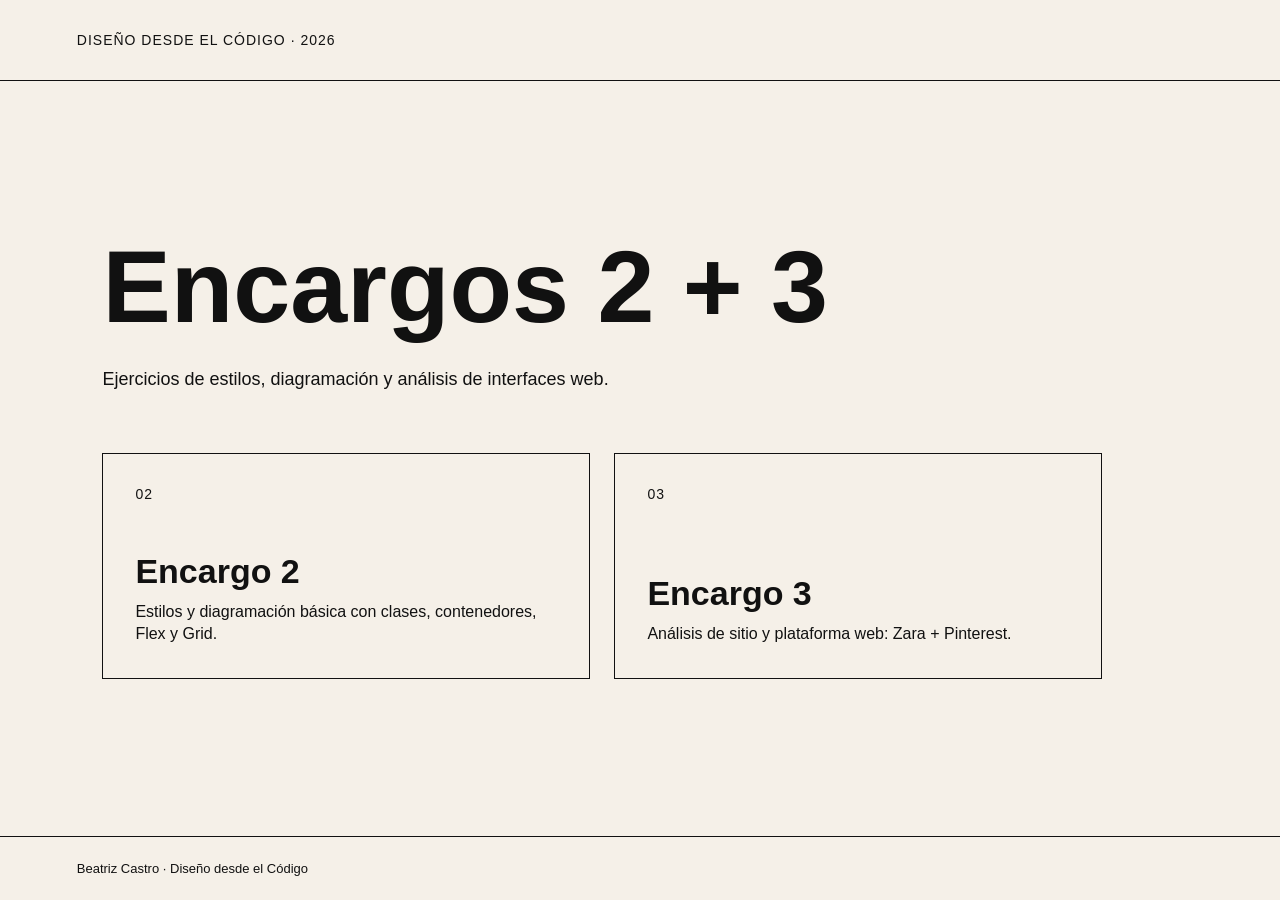
<file: index.html>
<!DOCTYPE html>
<html lang="es">
<head>
  <meta charset="UTF-8">
  <meta name="viewport" content="width=device-width, initial-scale=1.0">
  <title>Diseño desde el Código</title>

  <style>
    * {
      box-sizing: border-box;
      margin: 0;
      padding: 0;
    }

    body {
      font-family: Arial, Helvetica, sans-serif;
      background: #f5f0e8;
      color: #111;
      min-height: 100vh;
      display: flex;
      flex-direction: column;
    }

    header {
      padding: 32px 6%;
      border-bottom: 1px solid #111;
    }

    header p {
      font-size: 14px;
      text-transform: uppercase;
      letter-spacing: 1px;
    }

    main {
      flex: 1;
      display: flex;
      flex-direction: column;
      justify-content: center;
      padding: 8%;
    }

    h1 {
      font-size: clamp(48px, 8vw, 105px);
      line-height: 0.95;
      margin-bottom: 30px;
    }

    .bajada {
      max-width: 650px;
      font-size: 18px;
      line-height: 1.5;
      margin-bottom: 60px;
    }

    .encargos {
      display: grid;
      grid-template-columns: repeat(2, 1fr);
      gap: 24px;
      max-width: 1000px;
    }

    .encargo {
      border: 1px solid #111;
      padding: 32px;
      text-decoration: none;
      color: #111;
      min-height: 220px;
      display: flex;
      flex-direction: column;
      justify-content: space-between;
      transition: 0.2s ease;
    }

    .encargo:hover {
      background: #111;
      color: #f5f0e8;
    }

    .numero {
      font-size: 14px;
      text-transform: uppercase;
      letter-spacing: 1px;
    }

    .encargo h2 {
      font-size: 34px;
      margin-top: 50px;
    }

    .encargo p {
      margin-top: 10px;
      line-height: 1.4;
    }

    footer {
      padding: 24px 6%;
      font-size: 13px;
      border-top: 1px solid #111;
    }

    @media (max-width: 700px) {
      .encargos {
        grid-template-columns: 1fr;
      }

      main {
        padding: 60px 6%;
      }
    }
  </style>
</head>

<body>

  <header>
    <p>Diseño desde el Código · 2026</p>
  </header>

  <main>

    <h1>Encargos 2 + 3</h1>

    <p class="bajada">
      Ejercicios de estilos, diagramación y análisis de interfaces web.
    </p>

    <section class="encargos">

      <a href="encargo-2/" class="encargo">
        <span class="numero">02</span>

        <div>
          <h2>Encargo 2</h2>
          <p>Estilos y diagramación básica con clases, contenedores, Flex y Grid.</p>
        </div>
      </a>

      <a href="encargo-3/" class="encargo">
        <span class="numero">03</span>

        <div>
          <h2>Encargo 3</h2>
          <p>Análisis de sitio y plataforma web: Zara + Pinterest.</p>
        </div>
      </a>

    </section>

  </main>

  <footer>
    Beatriz Castro · Diseño desde el Código
  </footer>

</body>
</html>
</file>
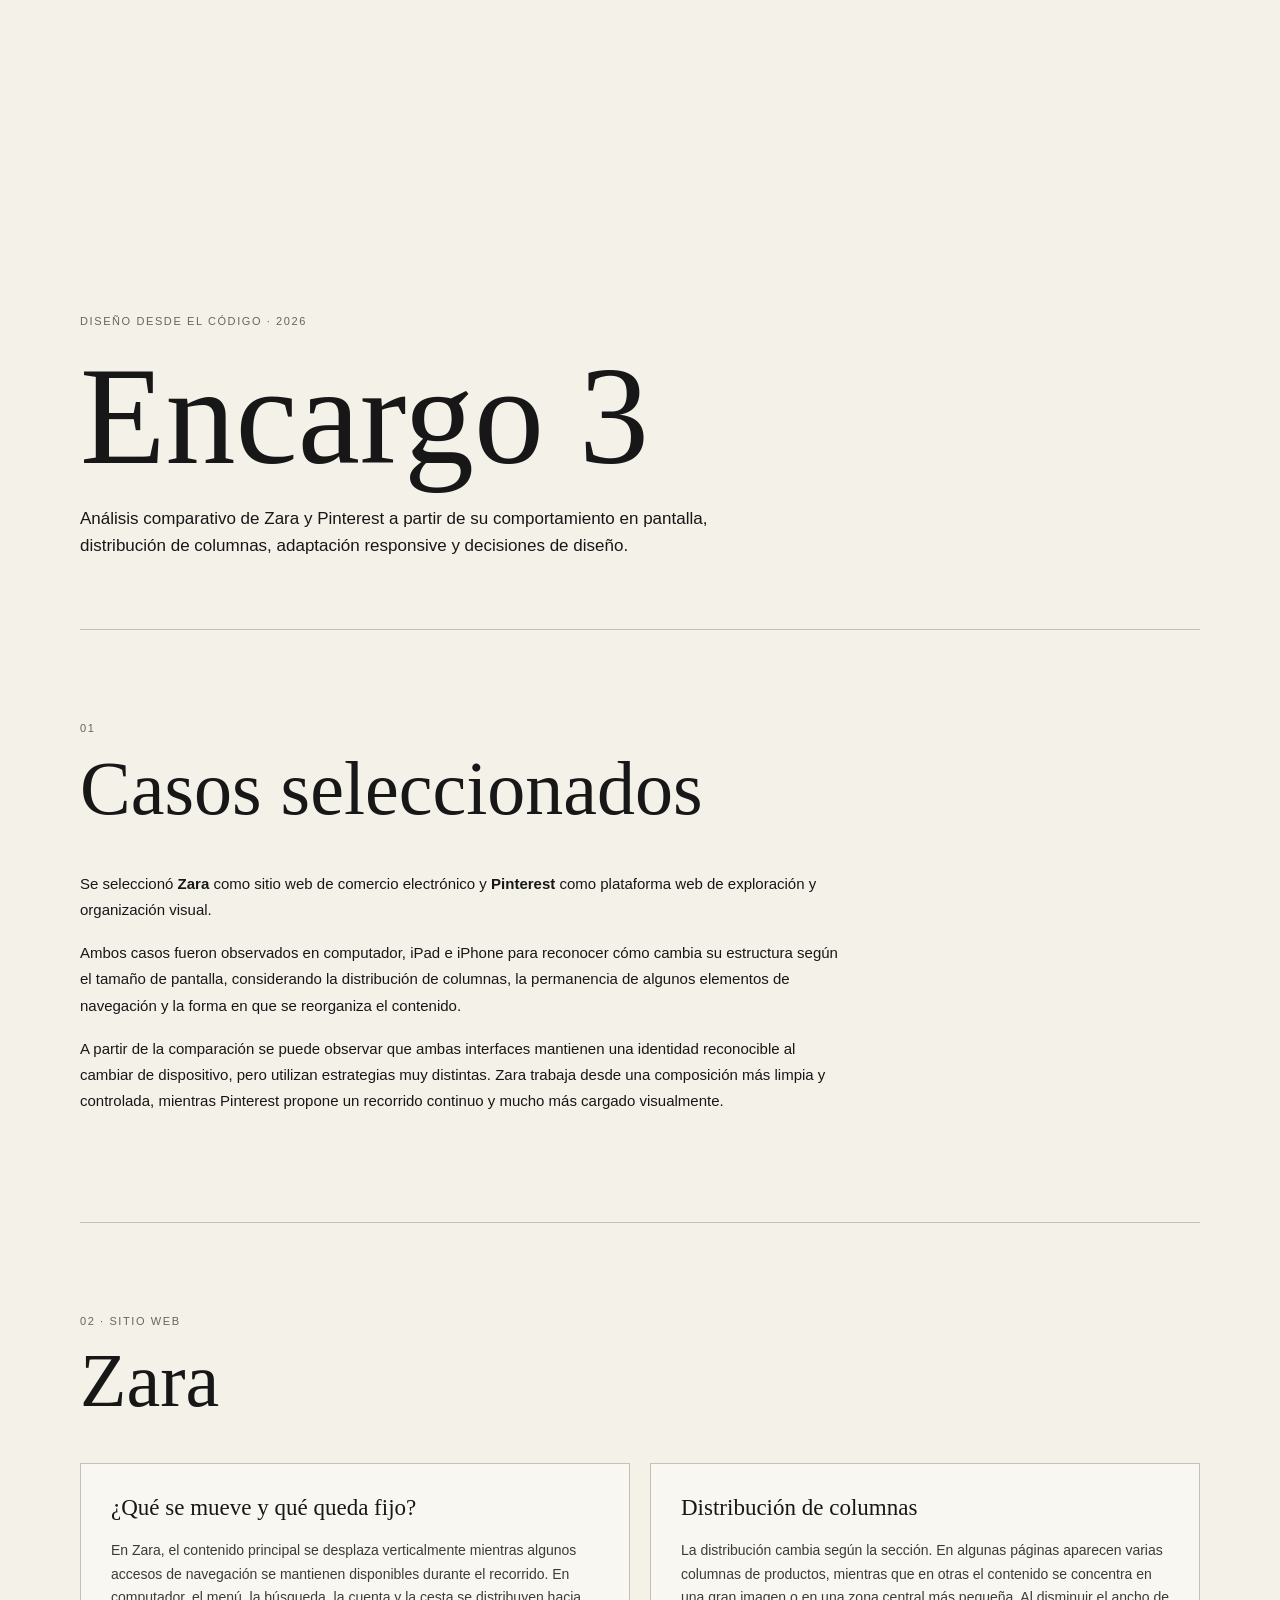
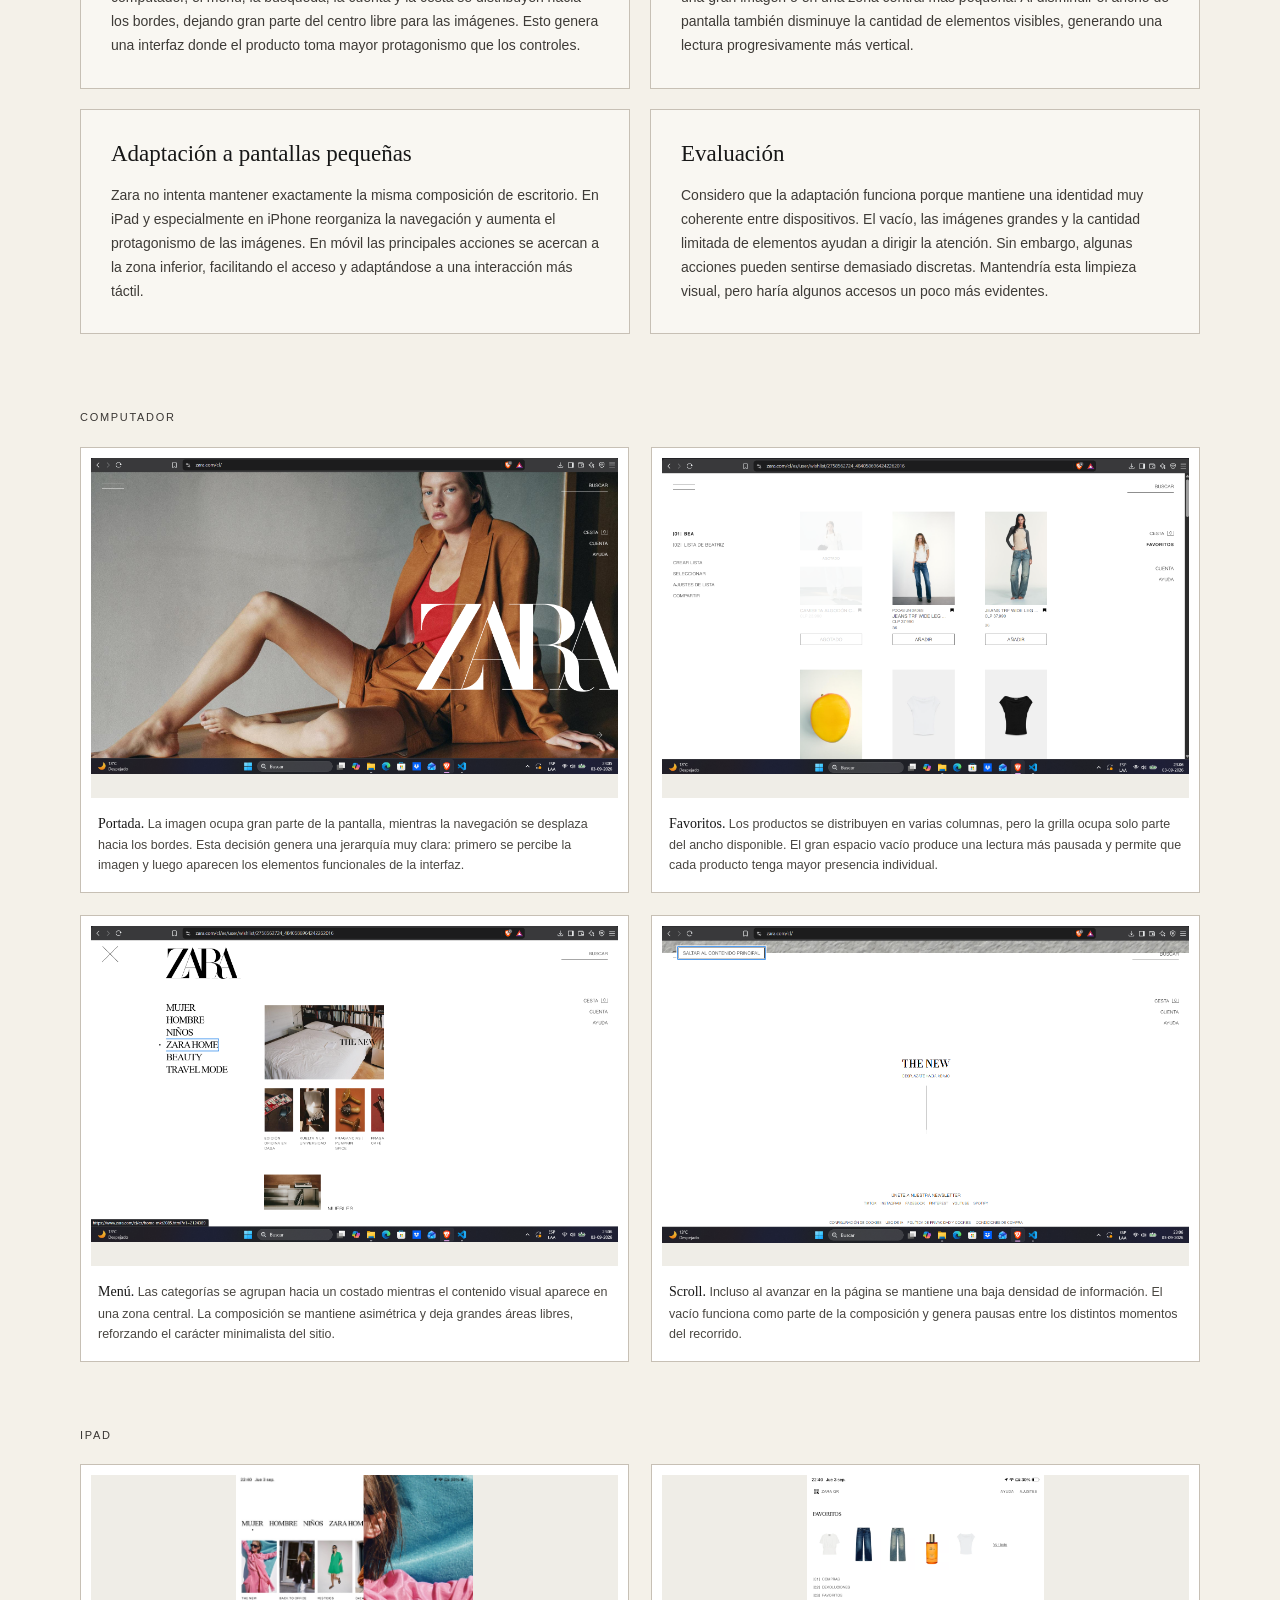
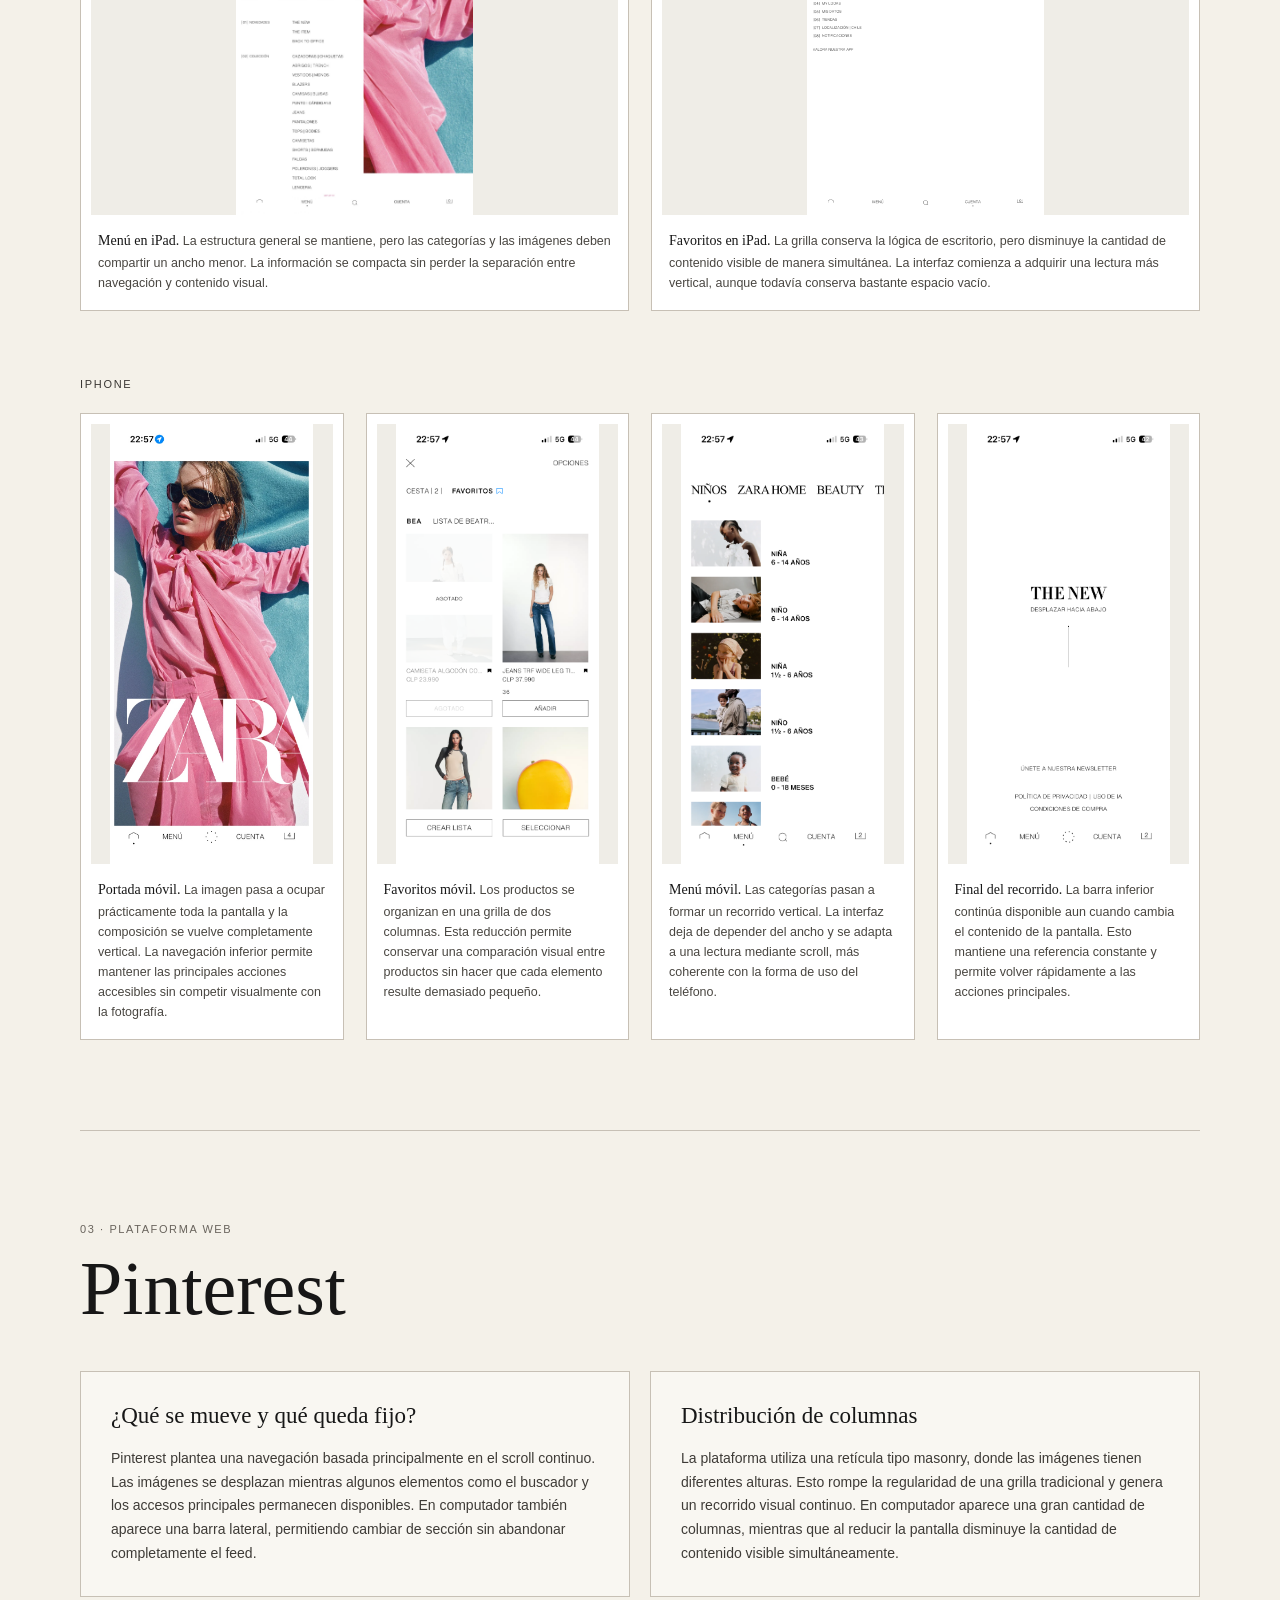
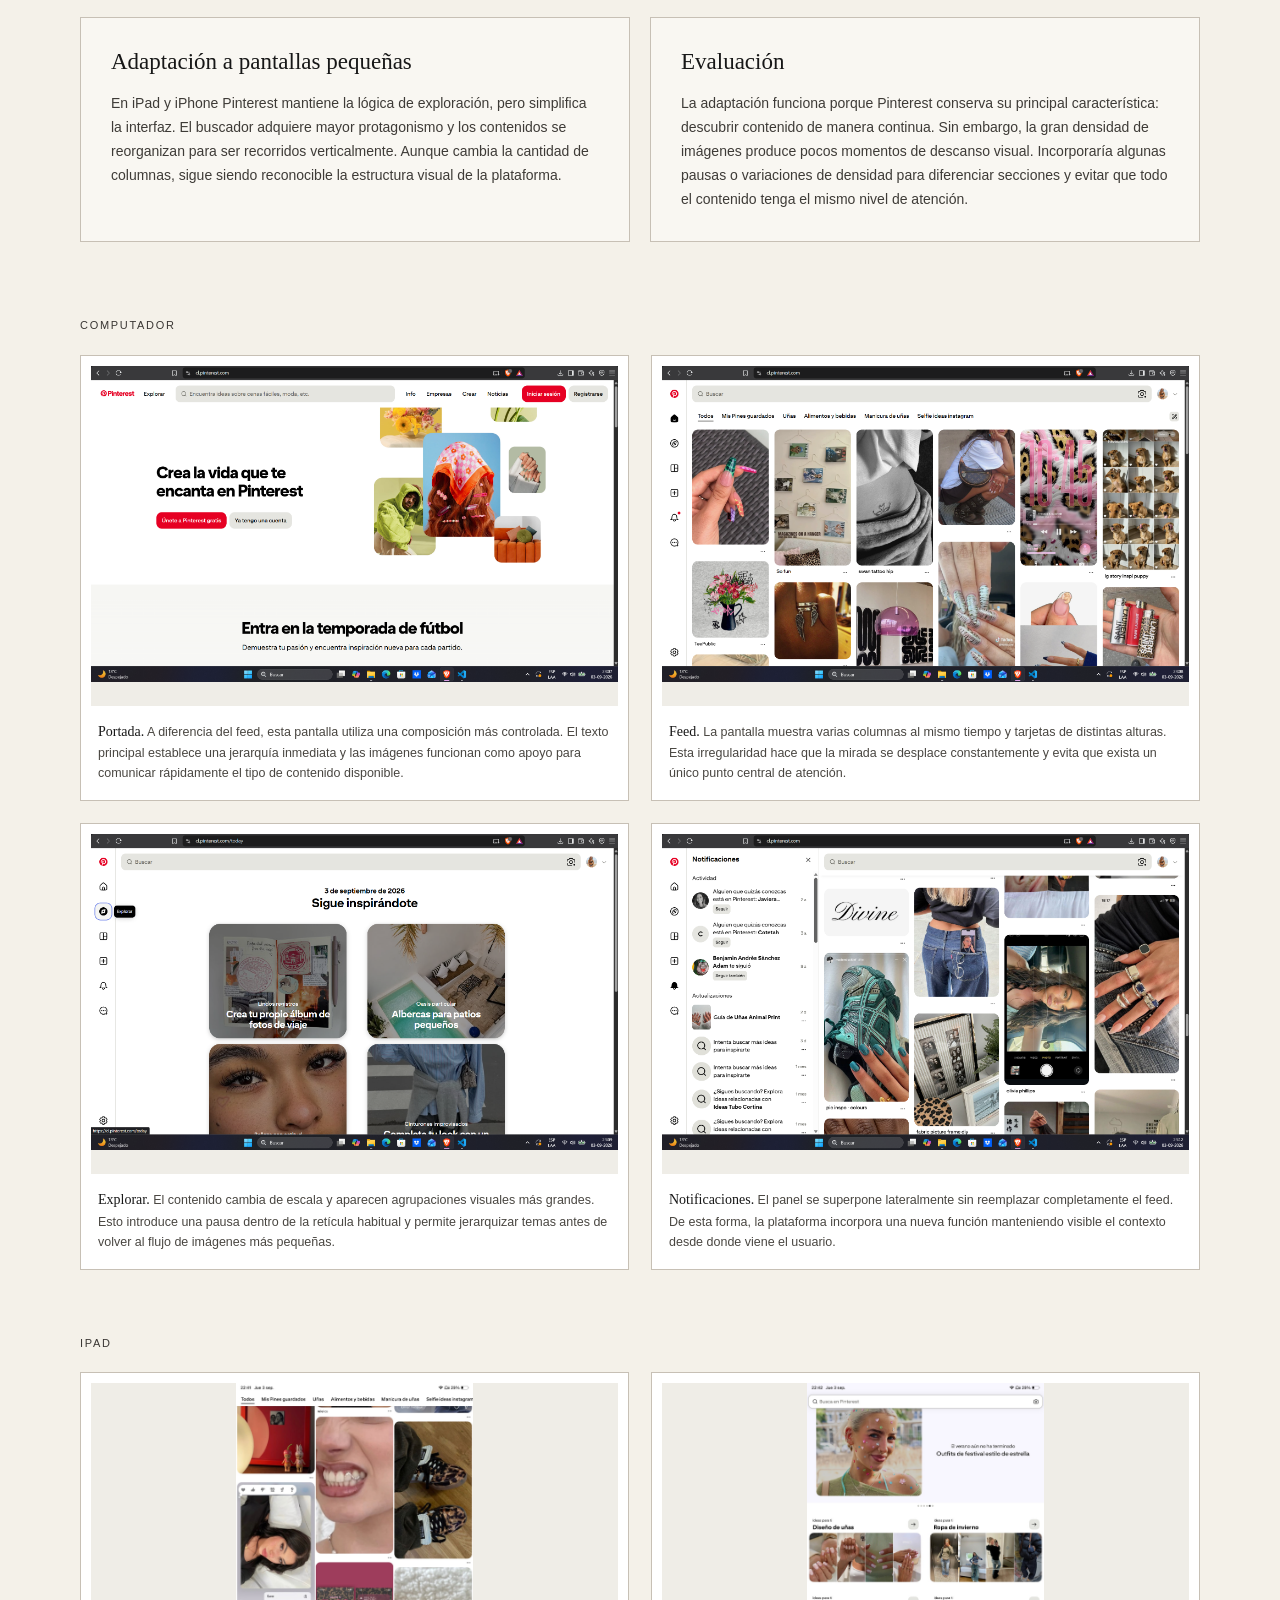
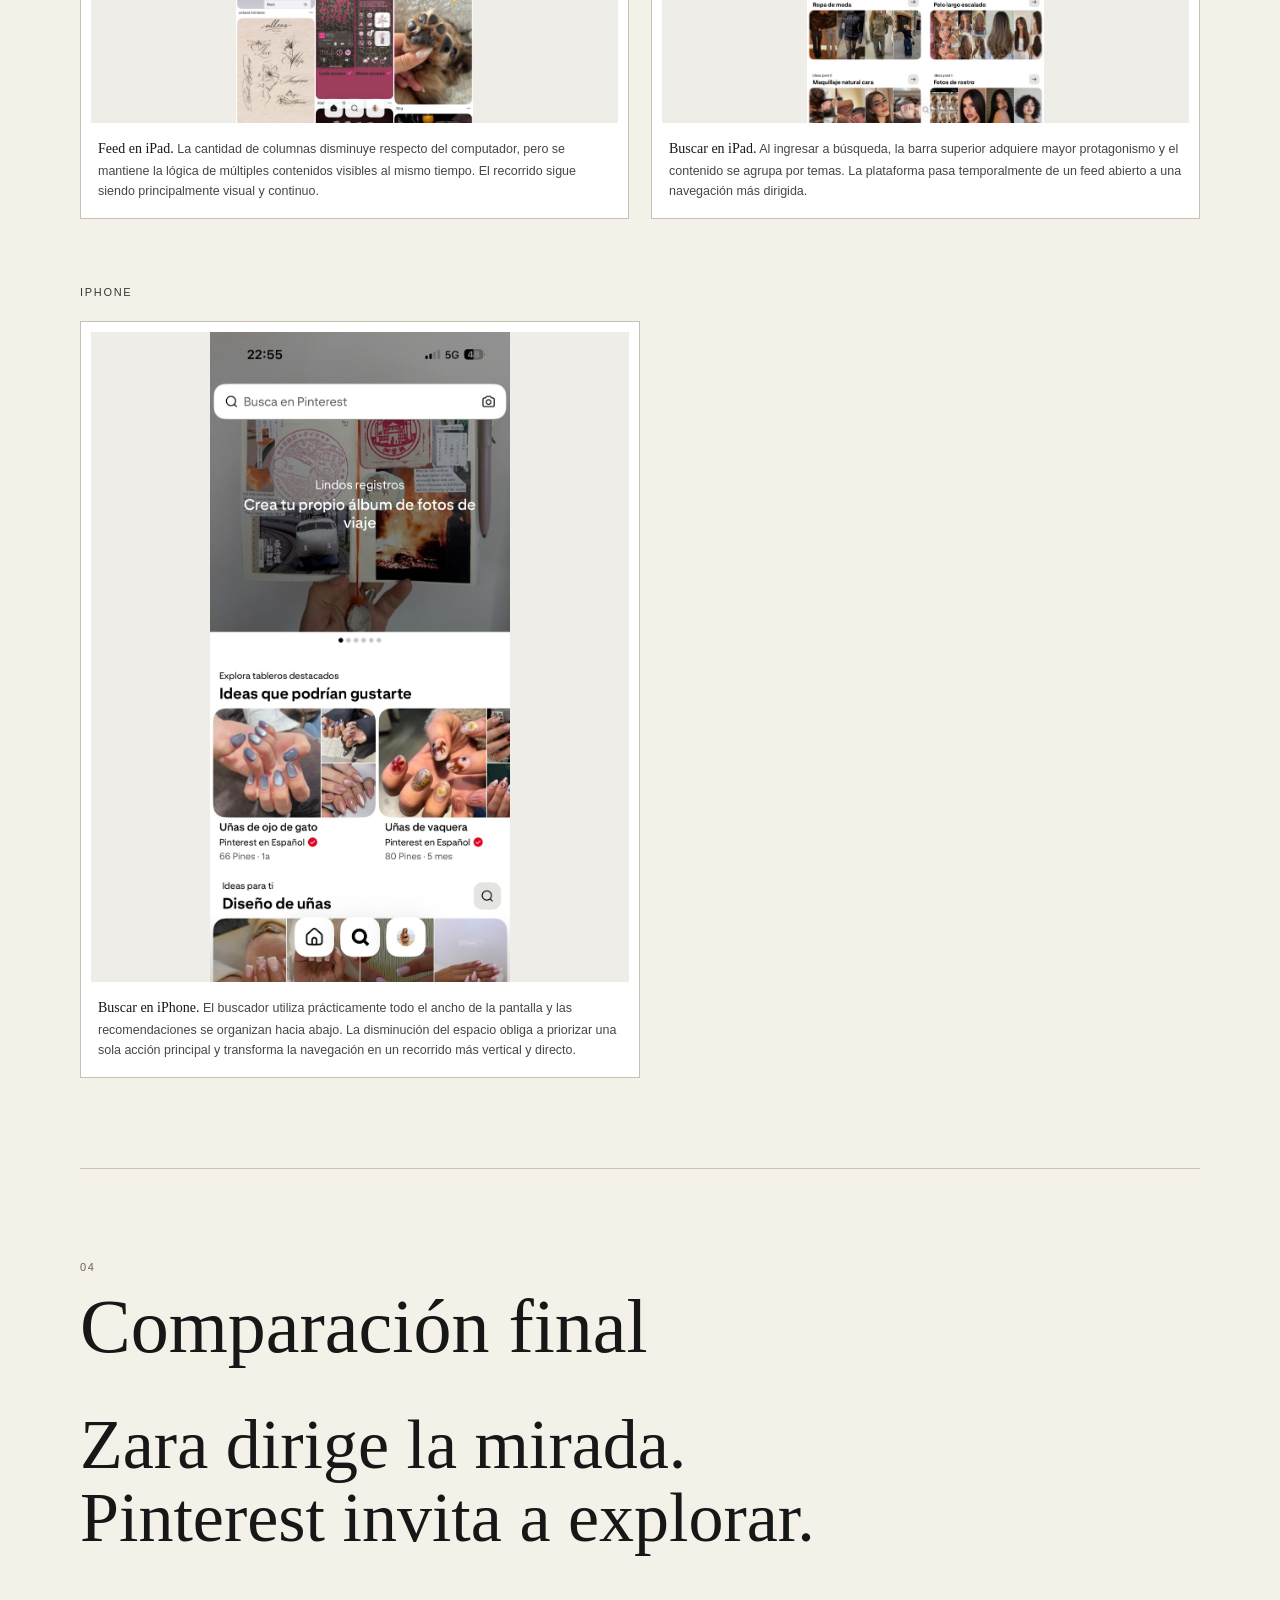
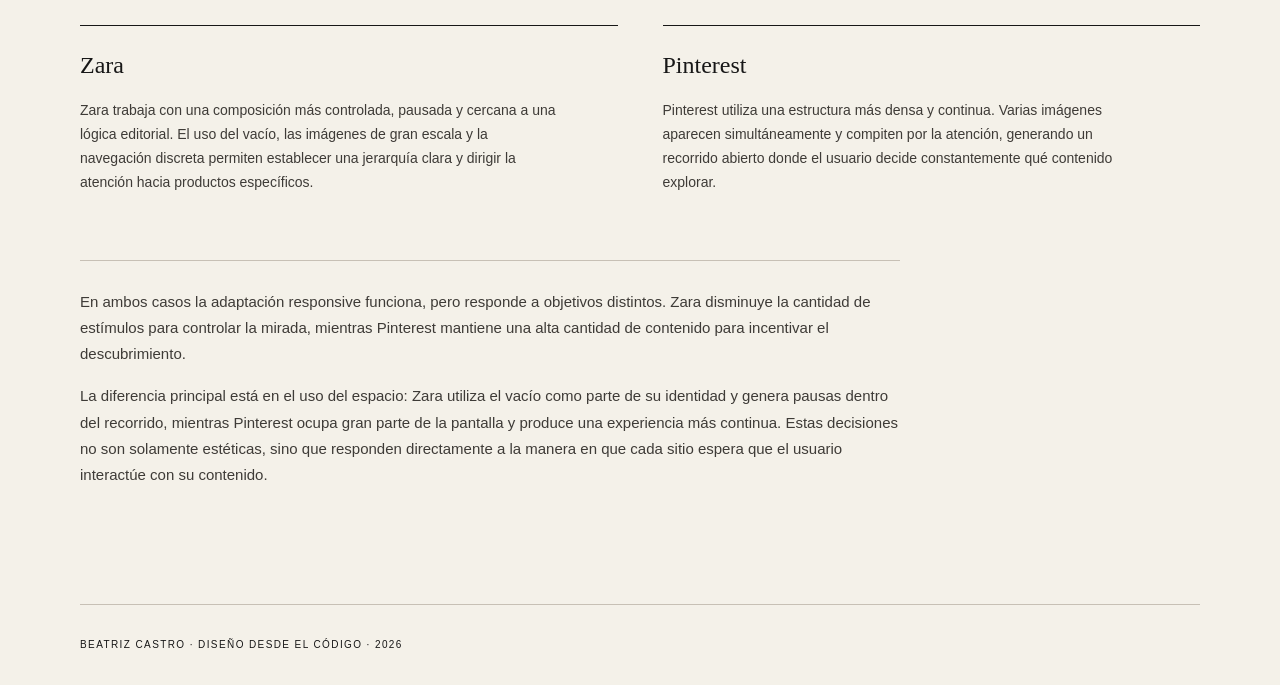
<file: encargo-3/index.html>
<!DOCTYPE html>
<html lang="es">

<head>
  <meta charset="UTF-8">
  <meta name="viewport" content="width=device-width, initial-scale=1.0">

  <title>Encargo 3 · Análisis web</title>

  <link rel="stylesheet" href="./style.css?v=300">
</head>

<body>

  <!-- PORTADA -->

  <header class="portada">

    <p class="curso">
      Diseño desde el Código · 2026
    </p>

    <h1>
      Encargo 3
    </h1>

    <p class="bajada">
      Análisis comparativo de Zara y Pinterest a partir de su comportamiento
      en pantalla, distribución de columnas, adaptación responsive y
      decisiones de diseño.
    </p>

  </header>



  <main>


    <!-- INTRODUCCIÓN -->

    <section class="seccion">

      <p class="numero">01</p>

      <h2>Casos seleccionados</h2>

      <div class="intro">

        <p>
          Se seleccionó <strong>Zara</strong> como sitio web de comercio
          electrónico y <strong>Pinterest</strong> como plataforma web de
          exploración y organización visual.
        </p>

        <p>
          Ambos casos fueron observados en computador, iPad e iPhone para
          reconocer cómo cambia su estructura según el tamaño de pantalla,
          considerando la distribución de columnas, la permanencia de algunos
          elementos de navegación y la forma en que se reorganiza el contenido.
        </p>

        <p>
          A partir de la comparación se puede observar que ambas interfaces
          mantienen una identidad reconocible al cambiar de dispositivo, pero
          utilizan estrategias muy distintas. Zara trabaja desde una composición
          más limpia y controlada, mientras Pinterest propone un recorrido
          continuo y mucho más cargado visualmente.
        </p>

      </div>

    </section>



    <!-- ZARA -->

    <section class="seccion">

      <p class="numero">
        02 · SITIO WEB
      </p>

      <h2>Zara</h2>


      <div class="analisis">

        <article>

          <h3>¿Qué se mueve y qué queda fijo?</h3>

          <p>
            En Zara, el contenido principal se desplaza verticalmente mientras
            algunos accesos de navegación se mantienen disponibles durante el
            recorrido. En computador, el menú, la búsqueda, la cuenta y la cesta
            se distribuyen hacia los bordes, dejando gran parte del centro libre
            para las imágenes. Esto genera una interfaz donde el producto toma
            mayor protagonismo que los controles.
          </p>

        </article>


        <article>

          <h3>Distribución de columnas</h3>

          <p>
            La distribución cambia según la sección. En algunas páginas aparecen
            varias columnas de productos, mientras que en otras el contenido se
            concentra en una gran imagen o en una zona central más pequeña.
            Al disminuir el ancho de pantalla también disminuye la cantidad de
            elementos visibles, generando una lectura progresivamente más vertical.
          </p>

        </article>


        <article>

          <h3>Adaptación a pantallas pequeñas</h3>

          <p>
            Zara no intenta mantener exactamente la misma composición de
            escritorio. En iPad y especialmente en iPhone reorganiza la
            navegación y aumenta el protagonismo de las imágenes. En móvil las
            principales acciones se acercan a la zona inferior, facilitando el
            acceso y adaptándose a una interacción más táctil.
          </p>

        </article>


        <article>

          <h3>Evaluación</h3>

          <p>
            Considero que la adaptación funciona porque mantiene una identidad
            muy coherente entre dispositivos. El vacío, las imágenes grandes y
            la cantidad limitada de elementos ayudan a dirigir la atención.
            Sin embargo, algunas acciones pueden sentirse demasiado discretas.
            Mantendría esta limpieza visual, pero haría algunos accesos un poco
            más evidentes.
          </p>

        </article>

      </div>



      <!-- ZARA COMPUTADOR -->

      <h3 class="titulo-dispositivo">
        Computador
      </h3>


      <div class="galeria">

        <figure>

          <img
            src="./img/zara-pc-portada.png.png"
            alt="Portada de Zara en computador">

          <figcaption>
            <strong>Portada.</strong> La imagen ocupa gran parte de la pantalla,
            mientras la navegación se desplaza hacia los bordes. Esta decisión
            genera una jerarquía muy clara: primero se percibe la imagen y luego
            aparecen los elementos funcionales de la interfaz.
          </figcaption>

        </figure>


        <figure>

          <img
            src="./img/zara-pc-favoritos.png.png"
            alt="Favoritos de Zara en computador">

          <figcaption>
            <strong>Favoritos.</strong> Los productos se distribuyen en varias
            columnas, pero la grilla ocupa solo parte del ancho disponible.
            El gran espacio vacío produce una lectura más pausada y permite que
            cada producto tenga mayor presencia individual.
          </figcaption>

        </figure>


        <figure>

          <img
            src="./img/zara-pc-menu.png.png"
            alt="Menú de Zara en computador">

          <figcaption>
            <strong>Menú.</strong> Las categorías se agrupan hacia un costado
            mientras el contenido visual aparece en una zona central. La
            composición se mantiene asimétrica y deja grandes áreas libres,
            reforzando el carácter minimalista del sitio.
          </figcaption>

        </figure>


        <figure>

          <img
            src="./img/zara-pc-scroll.png.png"
            alt="Scroll de Zara en computador">

          <figcaption>
            <strong>Scroll.</strong> Incluso al avanzar en la página se mantiene
            una baja densidad de información. El vacío funciona como parte de
            la composición y genera pausas entre los distintos momentos del
            recorrido.
          </figcaption>

        </figure>

      </div>



      <!-- ZARA IPAD -->

      <h3 class="titulo-dispositivo">
        iPad
      </h3>


      <div class="galeria">

        <figure>

          <img
            src="./img/zara-ipad-menu.jpeg.jpeg"
            alt="Menú de Zara en iPad">

          <figcaption>
            <strong>Menú en iPad.</strong> La estructura general se mantiene,
            pero las categorías y las imágenes deben compartir un ancho menor.
            La información se compacta sin perder la separación entre navegación
            y contenido visual.
          </figcaption>

        </figure>


        <figure>

          <img
            src="./img/zara-ipad-favoritos.png.png"
            alt="Favoritos de Zara en iPad">

          <figcaption>
            <strong>Favoritos en iPad.</strong> La grilla conserva la lógica de
            escritorio, pero disminuye la cantidad de contenido visible de manera
            simultánea. La interfaz comienza a adquirir una lectura más vertical,
            aunque todavía conserva bastante espacio vacío.
          </figcaption>

        </figure>

      </div>



      <!-- ZARA IPHONE -->

      <h3 class="titulo-dispositivo">
        iPhone
      </h3>


      <div class="galeria telefonos">

        <figure>

          <img
            src="./img/zara-iphone-portada.jpeg"
            alt="Portada de Zara en iPhone">

          <figcaption>
            <strong>Portada móvil.</strong> La imagen pasa a ocupar prácticamente
            toda la pantalla y la composición se vuelve completamente vertical.
            La navegación inferior permite mantener las principales acciones
            accesibles sin competir visualmente con la fotografía.
          </figcaption>

        </figure>


        <figure>

          <img
            src="./img/zara-iphone-favoritos.png"
            alt="Favoritos de Zara en iPhone">

          <figcaption>
            <strong>Favoritos móvil.</strong> Los productos se organizan en una
            grilla de dos columnas. Esta reducción permite conservar una
            comparación visual entre productos sin hacer que cada elemento
            resulte demasiado pequeño.
          </figcaption>

        </figure>


        <figure>

          <img
            src="./img/zara-iphone-menu.png"
            alt="Menú de Zara en iPhone">

          <figcaption>
            <strong>Menú móvil.</strong> Las categorías pasan a formar un
            recorrido vertical. La interfaz deja de depender del ancho y se
            adapta a una lectura mediante scroll, más coherente con la forma de
            uso del teléfono.
          </figcaption>

        </figure>


        <figure>

          <img
            src="./img/zara-iphone-scroll.png"
            alt="Scroll de Zara en iPhone">

          <figcaption>
            <strong>Final del recorrido.</strong> La barra inferior continúa
            disponible aun cuando cambia el contenido de la pantalla. Esto
            mantiene una referencia constante y permite volver rápidamente a
            las acciones principales.
          </figcaption>

        </figure>

      </div>

    </section>



    <!-- PINTEREST -->

    <section class="seccion">

      <p class="numero">
        03 · PLATAFORMA WEB
      </p>

      <h2>Pinterest</h2>


      <div class="analisis">

        <article>

          <h3>¿Qué se mueve y qué queda fijo?</h3>

          <p>
            Pinterest plantea una navegación basada principalmente en el scroll
            continuo. Las imágenes se desplazan mientras algunos elementos como
            el buscador y los accesos principales permanecen disponibles. En
            computador también aparece una barra lateral, permitiendo cambiar de
            sección sin abandonar completamente el feed.
          </p>

        </article>


        <article>

          <h3>Distribución de columnas</h3>

          <p>
            La plataforma utiliza una retícula tipo masonry, donde las imágenes
            tienen diferentes alturas. Esto rompe la regularidad de una grilla
            tradicional y genera un recorrido visual continuo. En computador
            aparece una gran cantidad de columnas, mientras que al reducir la
            pantalla disminuye la cantidad de contenido visible simultáneamente.
          </p>

        </article>


        <article>

          <h3>Adaptación a pantallas pequeñas</h3>

          <p>
            En iPad y iPhone Pinterest mantiene la lógica de exploración, pero
            simplifica la interfaz. El buscador adquiere mayor protagonismo y
            los contenidos se reorganizan para ser recorridos verticalmente.
            Aunque cambia la cantidad de columnas, sigue siendo reconocible la
            estructura visual de la plataforma.
          </p>

        </article>


        <article>

          <h3>Evaluación</h3>

          <p>
            La adaptación funciona porque Pinterest conserva su principal
            característica: descubrir contenido de manera continua. Sin embargo,
            la gran densidad de imágenes produce pocos momentos de descanso
            visual. Incorporaría algunas pausas o variaciones de densidad para
            diferenciar secciones y evitar que todo el contenido tenga el mismo
            nivel de atención.
          </p>

        </article>

      </div>



      <!-- PINTEREST COMPUTADOR -->

      <h3 class="titulo-dispositivo">
        Computador
      </h3>


      <div class="galeria">

        <figure>

          <img
            src="./img/pinterest-pc-portada.png.png"
            alt="Portada de Pinterest en computador">

          <figcaption>
            <strong>Portada.</strong> A diferencia del feed, esta pantalla utiliza
            una composición más controlada. El texto principal establece una
            jerarquía inmediata y las imágenes funcionan como apoyo para
            comunicar rápidamente el tipo de contenido disponible.
          </figcaption>

        </figure>


        <figure>

          <img
            src="./img/pinterest-pc-feed.png.png"
            alt="Feed de Pinterest en computador">

          <figcaption>
            <strong>Feed.</strong> La pantalla muestra varias columnas al mismo
            tiempo y tarjetas de distintas alturas. Esta irregularidad hace que
            la mirada se desplace constantemente y evita que exista un único
            punto central de atención.
          </figcaption>

        </figure>


        <figure>

          <img
            src="./img/pinterest-pc-explorar.png.png"
            alt="Explorar en Pinterest">

          <figcaption>
            <strong>Explorar.</strong> El contenido cambia de escala y aparecen
            agrupaciones visuales más grandes. Esto introduce una pausa dentro
            de la retícula habitual y permite jerarquizar temas antes de volver
            al flujo de imágenes más pequeñas.
          </figcaption>

        </figure>


        <figure>

          <img
            src="./img/pinterest-pc-notificaciones.png.png"
            alt="Notificaciones de Pinterest">

          <figcaption>
            <strong>Notificaciones.</strong> El panel se superpone lateralmente
            sin reemplazar completamente el feed. De esta forma, la plataforma
            incorpora una nueva función manteniendo visible el contexto desde
            donde viene el usuario.
          </figcaption>

        </figure>

      </div>



      <!-- PINTEREST IPAD -->

      <h3 class="titulo-dispositivo">
        iPad
      </h3>


      <div class="galeria">

        <figure>

          <img
            src="./img/pinterest-ipad-feed.jpeg.jpeg"
            alt="Feed de Pinterest en iPad">

          <figcaption>
            <strong>Feed en iPad.</strong> La cantidad de columnas disminuye
            respecto del computador, pero se mantiene la lógica de múltiples
            contenidos visibles al mismo tiempo. El recorrido sigue siendo
            principalmente visual y continuo.
          </figcaption>

        </figure>


        <figure>

          <img
            src="./img/pinterest-ipad-buscar.jpeg.jpeg"
            alt="Buscar en Pinterest en iPad">

          <figcaption>
            <strong>Buscar en iPad.</strong> Al ingresar a búsqueda, la barra
            superior adquiere mayor protagonismo y el contenido se agrupa por
            temas. La plataforma pasa temporalmente de un feed abierto a una
            navegación más dirigida.
          </figcaption>

        </figure>

      </div>



      <!-- PINTEREST IPHONE -->

      <h3 class="titulo-dispositivo">
        iPhone
      </h3>


      <div class="galeria una-imagen">

        <figure>

          <img
            src="./img/pinterest-iphone-buscar.jpeg"
            alt="Buscar en Pinterest en iPhone">

          <figcaption>
            <strong>Buscar en iPhone.</strong> El buscador utiliza prácticamente
            todo el ancho de la pantalla y las recomendaciones se organizan hacia
            abajo. La disminución del espacio obliga a priorizar una sola acción
            principal y transforma la navegación en un recorrido más vertical
            y directo.
          </figcaption>

        </figure>

      </div>

    </section>



    <!-- COMPARACIÓN FINAL -->

    <section class="seccion seccion-final">

      <p class="numero">
        04
      </p>

      <h2>Comparación final</h2>


      <p class="frase">
        Zara dirige la mirada.<br>
        Pinterest invita a explorar.
      </p>


      <div class="comparacion">

        <article>

          <h3>Zara</h3>

          <p>
            Zara trabaja con una composición más controlada, pausada y cercana
            a una lógica editorial. El uso del vacío, las imágenes de gran escala
            y la navegación discreta permiten establecer una jerarquía clara y
            dirigir la atención hacia productos específicos.
          </p>

        </article>


        <article>

          <h3>Pinterest</h3>

          <p>
            Pinterest utiliza una estructura más densa y continua. Varias
            imágenes aparecen simultáneamente y compiten por la atención,
            generando un recorrido abierto donde el usuario decide constantemente
            qué contenido explorar.
          </p>

        </article>

      </div>


      <div class="cierre">

        <p>
          En ambos casos la adaptación responsive funciona, pero responde a
          objetivos distintos. Zara disminuye la cantidad de estímulos para
          controlar la mirada, mientras Pinterest mantiene una alta cantidad de
          contenido para incentivar el descubrimiento.
        </p>

        <p>
          La diferencia principal está en el uso del espacio: Zara utiliza el
          vacío como parte de su identidad y genera pausas dentro del recorrido,
          mientras Pinterest ocupa gran parte de la pantalla y produce una
          experiencia más continua. Estas decisiones no son solamente estéticas,
          sino que responden directamente a la manera en que cada sitio espera
          que el usuario interactúe con su contenido.
        </p>

      </div>

    </section>

  </main>



  <footer>
    Beatriz Castro · Diseño desde el Código · 2026
  </footer>


</body>

</html>
</file>
<file: encargo-3/style.css>
* {
  box-sizing: border-box;
}

html {
  scroll-behavior: smooth;
}

body {
  margin: 0;

  background: #f4f1e9;
  color: #171717;

  font-family: Arial, Helvetica, sans-serif;
  line-height: 1.6;
}

img {
  display: block;
  max-width: 100%;
}


/* PORTADA */

.portada {
  width: min(1120px, 88%);
  min-height: 70vh;

  margin: 0 auto;
  padding: 70px 0;

  display: flex;
  flex-direction: column;
  justify-content: flex-end;

  border-bottom: 1px solid #c7c0b5;
}

.curso,
.numero {
  margin: 0;

  font-size: 11px;
  text-transform: uppercase;
  letter-spacing: 1.6px;

  color: #69645d;
}

.portada h1 {
  margin: 25px 0 30px;

  font-family: Georgia, "Times New Roman", serif;
  font-size: clamp(75px, 11vw, 140px);
  font-weight: normal;
  line-height: 0.85;
}

.bajada {
  max-width: 700px;
  margin: 0;

  font-size: 17px;
  line-height: 1.6;
}


/* CONTENIDO GENERAL */

main {
  width: min(1120px, 88%);
  margin: 0 auto;
}

.seccion {
  padding: 90px 0;

  border-bottom: 1px solid #c7c0b5;
}

.seccion h2 {
  margin: 12px 0 45px;

  font-family: Georgia, "Times New Roman", serif;
  font-size: clamp(48px, 6vw, 76px);
  font-weight: normal;
  line-height: 1;
}


/* INTRO */

.intro {
  max-width: 760px;

  font-size: 15px;
  line-height: 1.75;
}

.intro p {
  margin: 0 0 17px;
}


/* ANÁLISIS GENERAL */

.analisis {
  display: grid;
  grid-template-columns: repeat(2, minmax(0, 1fr));

  gap: 20px;

  margin-bottom: 75px;
}

.analisis article {
  padding: 30px;

  background: rgba(255, 255, 255, 0.4);

  border: 1px solid #c7c0b5;
}

.analisis h3 {
  margin: 0 0 17px;

  font-family: Georgia, "Times New Roman", serif;
  font-size: 23px;
  font-weight: normal;

  line-height: 1.2;
}

.analisis p {
  margin: 0;

  font-size: 14px;
  line-height: 1.7;

  color: #3e3b37;
}


/* NOMBRE DEL DISPOSITIVO */

.titulo-dispositivo {
  margin: 65px 0 20px;

  font-size: 11px;
  font-weight: normal;

  letter-spacing: 1.7px;
  text-transform: uppercase;

  color: #393633;
}


/* GALERÍAS */

.galeria {
  display: grid;

  grid-template-columns: repeat(2, minmax(0, 1fr));

  gap: 22px;
}

figure {
  margin: 0;

  padding: 10px;

  background: #ffffff;

  border: 1px solid #c7c0b5;
}

figure img {
  width: 100%;
  height: 340px;

  object-fit: contain;
  object-position: top;

  background: #efede7;
}

figcaption {
  padding: 15px 7px 7px;

  font-size: 12.5px;
  line-height: 1.6;

  color: #494641;
}

figcaption strong {
  font-family: Georgia, "Times New Roman", serif;
  font-size: 14px;
  font-weight: normal;

  color: #171717;
}


/* TELÉFONOS */

.telefonos {
  grid-template-columns: repeat(4, minmax(0, 1fr));
}

.telefonos figure img {
  height: 440px;
}


/* UNA SOLA IMAGEN */

.una-imagen {
  grid-template-columns: 1fr;

  max-width: 560px;
}

.una-imagen figure img {
  height: auto;
  max-height: 650px;
}


/* COMPARACIÓN FINAL */

.seccion-final {
  padding-bottom: 100px;
}

.frase {
  margin: 35px 0 70px;

  max-width: 900px;

  font-family: Georgia, "Times New Roman", serif;

  font-size: clamp(42px, 5.5vw, 70px);

  line-height: 1.04;
}

.comparacion {
  width: 100%;

  display: grid;
  grid-template-columns: 1fr 1fr;

  gap: 45px;
}

.comparacion article {
  padding-top: 20px;

  border-top: 1px solid #171717;
}

.comparacion h3 {
  margin: 0 0 15px;

  font-family: Georgia, "Times New Roman", serif;

  font-size: 24px;
  font-weight: normal;
}

.comparacion p {
  margin: 0;

  max-width: 480px;

  font-size: 14px;
  line-height: 1.7;

  color: #3e3b37;
}


/* CIERRE */

.cierre {
  max-width: 820px;

  margin: 65px 0 0;

  padding-top: 28px;

  border-top: 1px solid #c7c0b5;
}

.cierre p {
  margin: 0 0 16px;

  font-size: 15px;
  line-height: 1.75;

  color: #3e3b37;
}


/* FOOTER */

footer {
  width: min(1120px, 88%);

  margin: 0 auto;

  padding: 32px 0;

  font-size: 10px;

  text-transform: uppercase;
  letter-spacing: 1.4px;
}


/* TABLET */

@media (max-width: 850px) {

  .portada {
    min-height: 60vh;
  }

  .analisis {
    grid-template-columns: 1fr;
  }

  .telefonos {
    grid-template-columns: repeat(2, minmax(0, 1fr));
  }

  .comparacion {
    grid-template-columns: 1fr;
    gap: 35px;
  }

}


/* TELÉFONO */

@media (max-width: 600px) {

  .portada {
    width: 90%;
    min-height: 55vh;

    padding: 50px 0;
  }

  main,
  footer {
    width: 90%;
  }

  .portada h1 {
    font-size: 68px;
  }

  .bajada {
    font-size: 15px;
  }

  .seccion {
    padding: 60px 0;
  }

  .seccion h2 {
    font-size: 44px;
  }

  .galeria,
  .telefonos,
  .comparacion {
    grid-template-columns: 1fr;
  }

  figure img,
  .telefonos figure img {
    height: auto;
    max-height: none;
  }

  .una-imagen {
    max-width: 100%;
  }

  .frase {
    font-size: 39px;
  }

}
</file>
